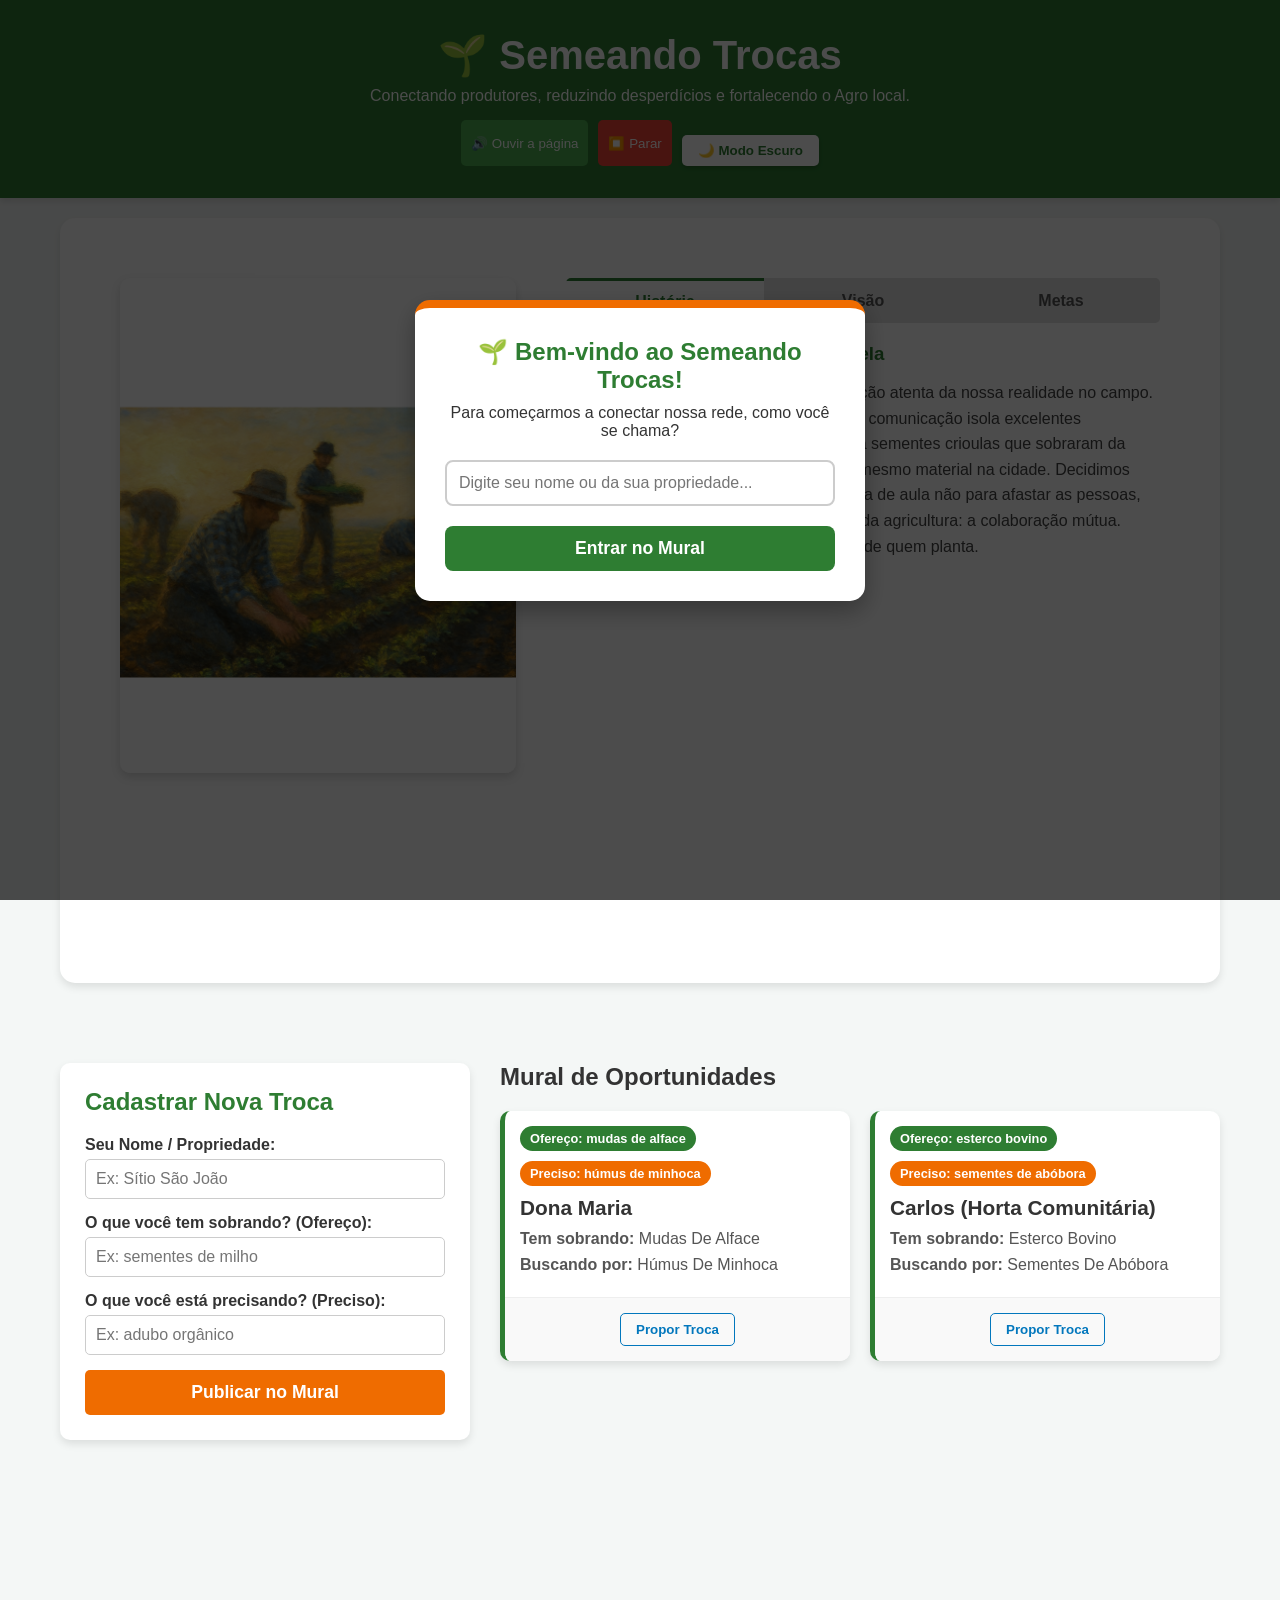
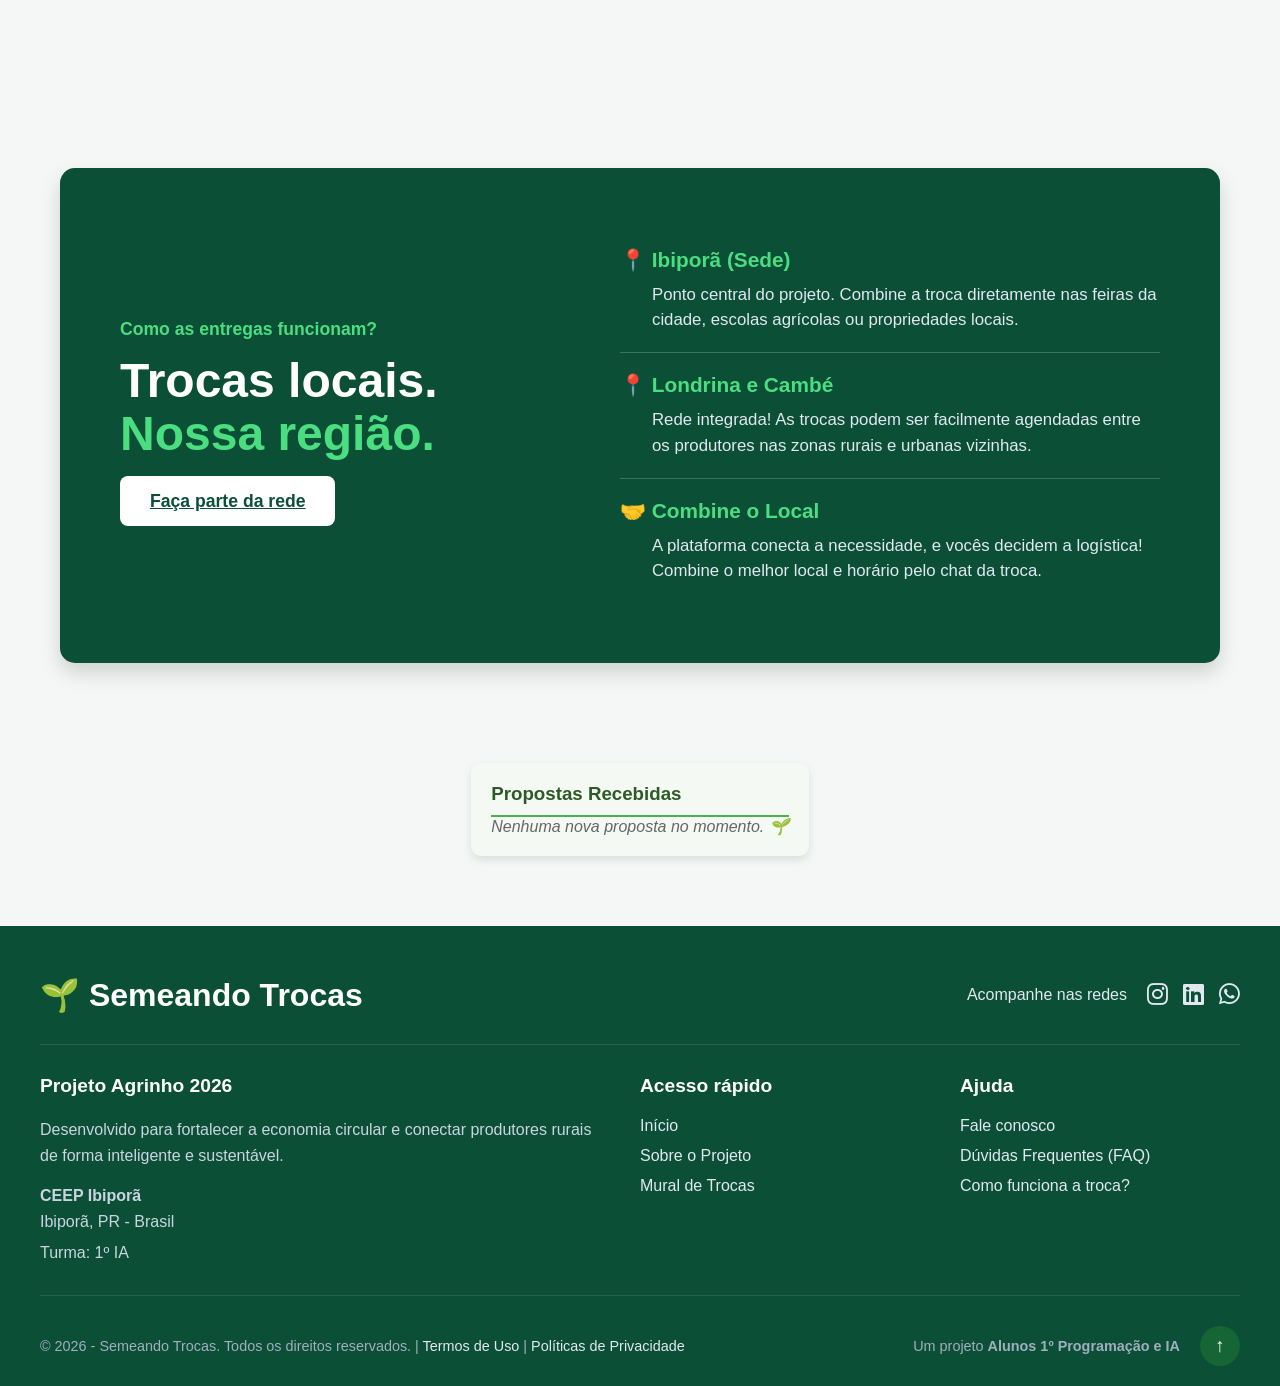
<file: index.html>
<!DOCTYPE html>
<html lang="pt-BR">

<head>
    <meta charset="UTF-8">
    <meta name="viewport" content="width=device-width, initial-scale=1.0">
    <title>Semeando Trocas - Agrinho</title>

    <link rel="stylesheet" href="style.css">
    <link rel="stylesheet" href="https://cdnjs.cloudflare.com/ajax/libs/font-awesome/6.4.0/css/all.min.css">
</head>

<body>

    <div id="modal-boas-vindas" class="modal-overlay">
        <div class="modal-conteudo">
            <h2>🌱 Bem-vindo ao Semeando Trocas!</h2>
            <p>Para começarmos a conectar nossa rede, como você se chama?</p>
            <input type="text" id="input-nome-usuario" placeholder="Digite seu nome ou da sua propriedade...">
            <button id="btn-salvar-nome">Entrar no Mural</button>
        </div>
    </div>

    <div id="modal-alerta" class="modal-overlay">
        <div class="modal-conteudo">
            <h2 id="modal-alerta-titulo">Aviso</h2>
            <p id="modal-alerta-mensagem" style="white-space: pre-line; margin-bottom: 20px;"></p>
            <button id="btn-fechar-alerta">OK, entendi!</button>
        </div>
    </div>

    <header>
        <h1>🌱 Semeando Trocas</h1>
        <p>Conectando produtores, reduzindo desperdícios e fortalecendo o Agro local.</p>

        <!-- AQUI FORAM ADICIONADOS OS BOTÕES DE ACESSIBILIDADE E AGRUPADOS COM O DARK MODE -->
        <div style="display: flex; gap: 10px; justify-content: center; margin-top: 15px; flex-wrap: wrap;">
            <button id="botao-ler" style="background-color: #4CAF50; color: white; border: none; padding: 10px; border-radius: 5px; cursor: pointer;">
                🔊 Ouvir a página
            </button>
            <button id="botao-parar" style="background-color: #f44336; color: white; border: none; padding: 10px; border-radius: 5px; cursor: pointer;">
                ⏹️ Parar
            </button>
            <button id="btn-dark-mode">
                🌙 Modo Escuro
            </button>
        </div>
    </header>

    <!-- AQUI FOI ADICIONADO O ID "conteudo-projeto" PARA O LEITOR SABER O QUE LER -->
    <div class="container" id="conteudo-projeto">

        <section id="sobre" class="area-sobre">
            <div class="sobre-imagem">
                <img src="ASSETS/Caminho na natureza.png" alt="Caminho na natureza">
            </div>

            <div class="sobre-tabs">
                <div class="tabs-header">
                    <button class="tab-btn active" onclick="abrirAba(event, 'historia')">História</button>
                    <button class="tab-btn" onclick="abrirAba(event, 'visao')">Visão</button>
                    <button class="tab-btn" onclick="abrirAba(event, 'metas')">Metas</button>
                </div>

                <div class="tabs-body">
                    <div id="historia" class="tab-content active">
                        <h3>Nossa História: Da Terra para a Tela</h3>
                        <p>O <strong>Semeando Trocas</strong> nasceu da observação atenta da nossa realidade no campo.
                            Percebemos que, muitas vezes, a falta de comunicação isola excelentes produtores. Enquanto
                            um vizinho descarta sementes crioulas que sobraram da safra, outro gasta recursos comprando
                            o mesmo material na cidade. Decidimos usar a tecnologia que aprendemos em sala de aula não
                            para afastar as pessoas, mas para resgatar a tradição mais antiga da agricultura: a
                            colaboração mútua. Somos a ponte digital que valoriza o suor de quem planta.</p>
                    </div>

                    <div id="visao" class="tab-content">
                        <h3>Nossa Visão: O Desperdício Zero</h3>
                        <p>Acreditamos em um ecossistema agrícola onde nada se perde, tudo se transforma e tudo se
                            troca. Nossa visão é consolidar a <strong>Economia Circular</strong> na nossa região,
                            provando que o desenvolvimento sustentável é possível quando unimos o conhecimento técnico à
                            força do agronegócio local. Queremos que a tecnologia seja uma ferramenta acessível na palma
                            da mão de cada pequeno e médio produtor, tornando o campo mais inteligente, unido e
                            ecologicamente responsável.</p>
                    </div>

                    <div id="metas" class="tab-content">
                        <h3>Nossas Metas: Conexão e Impacto</h3>
                        <p>Nosso objetivo é prático e direto: <strong>reduzir o desperdício de insumos e diminuir os
                                custos de produção</strong>. Através deste mural interativo, nossa meta é garantir que:
                        </p>
                        <ul class="lista-metas">
                            <li>Sementes, mudas e adubos excedentes encontrem um novo solo fértil em menos de 24 horas.</li>
                            <li>Produtores locais reduzam gastos trocando o que têm de sobra pelo que precisam.</li>
                            <li>A tecnologia atue como um motor de sustentabilidade e rentabilidade para as famílias do campo.</li>
                        </ul>
                    </div>
                </div>
            </div>
        </section>

        <aside id="cadastro" class="area-cadastro">
            <h2>Cadastrar Nova Troca</h2>
            <form id="form-troca">
                <div class="grupo-form">
                    <label for="nome">Seu Nome / Propriedade:</label>
                    <input type="text" id="nome" required placeholder="Ex: Sítio São João">
                </div>
                <div class="grupo-form">
                    <label for="oferece">O que você tem sobrando? (Ofereço):</label>
                    <input type="text" id="oferece" required placeholder="Ex: sementes de milho">
                </div>
                <div class="grupo-form">
                    <label for="precisa">O que você está precisando? (Preciso):</label>
                    <input type="text" id="precisa" required placeholder="Ex: adubo orgânico">
                </div>
                <button type="submit" class="btn-cadastrar">Publicar no Mural</button>
            </form>
        </aside>

        <section id="mural-trocas" class="area-mural">
            <h2 class="titulo-mural">Mural de Oportunidades</h2>
            <div class="mural-grid" id="mural">
            </div>
        </section>

        <section class="area-regioes">
            <div class="regioes-texto">
                <p class="subtitulo-regiao">Como as entregas funcionam?</p>
                <h2>Trocas locais.<br><span class="destaque-verde">Nossa região.</span></h2>
                <a href="cadastro.html" class="btn-regiao link-botao">Faça parte da rede</a>
            </div>

            <div class="regioes-lista">
                <div class="item-regiao">
                    <h3>📍 Ibiporã (Sede)</h3>
                    <p>Ponto central do projeto. Combine a troca diretamente nas feiras da cidade, escolas agrícolas ou
                        propriedades locais.</p>
                </div>

                <div class="item-regiao">
                    <h3>📍 Londrina e Cambé</h3>
                    <p>Rede integrada! As trocas podem ser facilmente agendadas entre os produtores nas zonas rurais e
                        urbanas vizinhas.</p>
                </div>

                <div class="item-regiao sem-borda">
                    <h3>🤝 Combine o Local</h3>
                    <p>A plataforma conecta a necessidade, e vocês decidem a logística! Combine o melhor local e horário
                        pelo chat da troca.</p>
                </div>
            </div>
        </section>

    </div>

    <footer class="rodape-principal">
        <div class="container-rodape">

            <div class="rodape-topo">
                <div class="rodape-logo">
                    <h2>🌱 Semeando Trocas</h2>
                </div>
                <div class="rodape-redes">
                    <span>Acompanhe nas redes</span>
                    <div class="icones-redes">
                        <a href="#" title="Instagram"><i class="fa-brands fa-instagram"></i></a>
                        <a href="#" title="LinkedIn"><i class="fa-brands fa-linkedin"></i></a>
                        <a href="#" title="WhatsApp"><i class="fa-brands fa-whatsapp"></i></a>
                    </div>
                </div>
            </div>

            <hr class="divisor-rodape">

            <div class="rodape-meio">
                <div class="rodape-coluna info-projeto">
                    <h3>Projeto Agrinho 2026</h3>
                    <p>Desenvolvido para fortalecer a economia circular e conectar produtores rurais de forma
                        inteligente e sustentável.</p>
                    <p class="espaco-medio"><strong>CEEP Ibiporã</strong><br>Ibiporã, PR - Brasil</p>
                    <p class="espaco-pequeno">Turma: 1º IA</p>
                </div>

                <div class="rodape-coluna links-rapidos">
                    <h3>Acesso rápido</h3>
                    <ul>
                        <li><a href="index.html">Início</a></li>
                        <li><a href="index.html#sobre">Sobre o Projeto</a></li>
                        <li><a href="index.html#mural-trocas">Mural de Trocas</a></li>
                    </ul>
                </div>

                <div class="rodape-coluna links-ajuda">
                    <h3>Ajuda</h3>
                    <ul>
                        <li><a href="ajuda.html#fale-conosco">Fale conosco</a></li>
                        <li><a href="ajuda.html#faq">Dúvidas Frequentes (FAQ)</a></li>
                        <li><a href="ajuda.html#como-funciona">Como funciona a troca?</a></li>
                    </ul>
                </div>
            </div>

            <hr class="divisor-rodape">

            <div class="rodape-base">
                <div class="rodape-copy">
                    <p>© 2026 - Semeando Trocas. Todos os direitos reservados. | <a href="#">Termos de Uso</a> | <a href="#">Políticas de Privacidade</a></p>
                </div>
                <div class="rodape-marca">
                    <span class="texto-credito">Um projeto <strong>Alunos 1º Programação e IA</strong></span>
                    <button id="btn-voltar-topo" class="btn-voltar-topo" title="Voltar ao topo">↑</button>
                </div>
            </div>

        </div>
    </footer>

    <script src="script.js"></script>
</body>

</html>
</file>
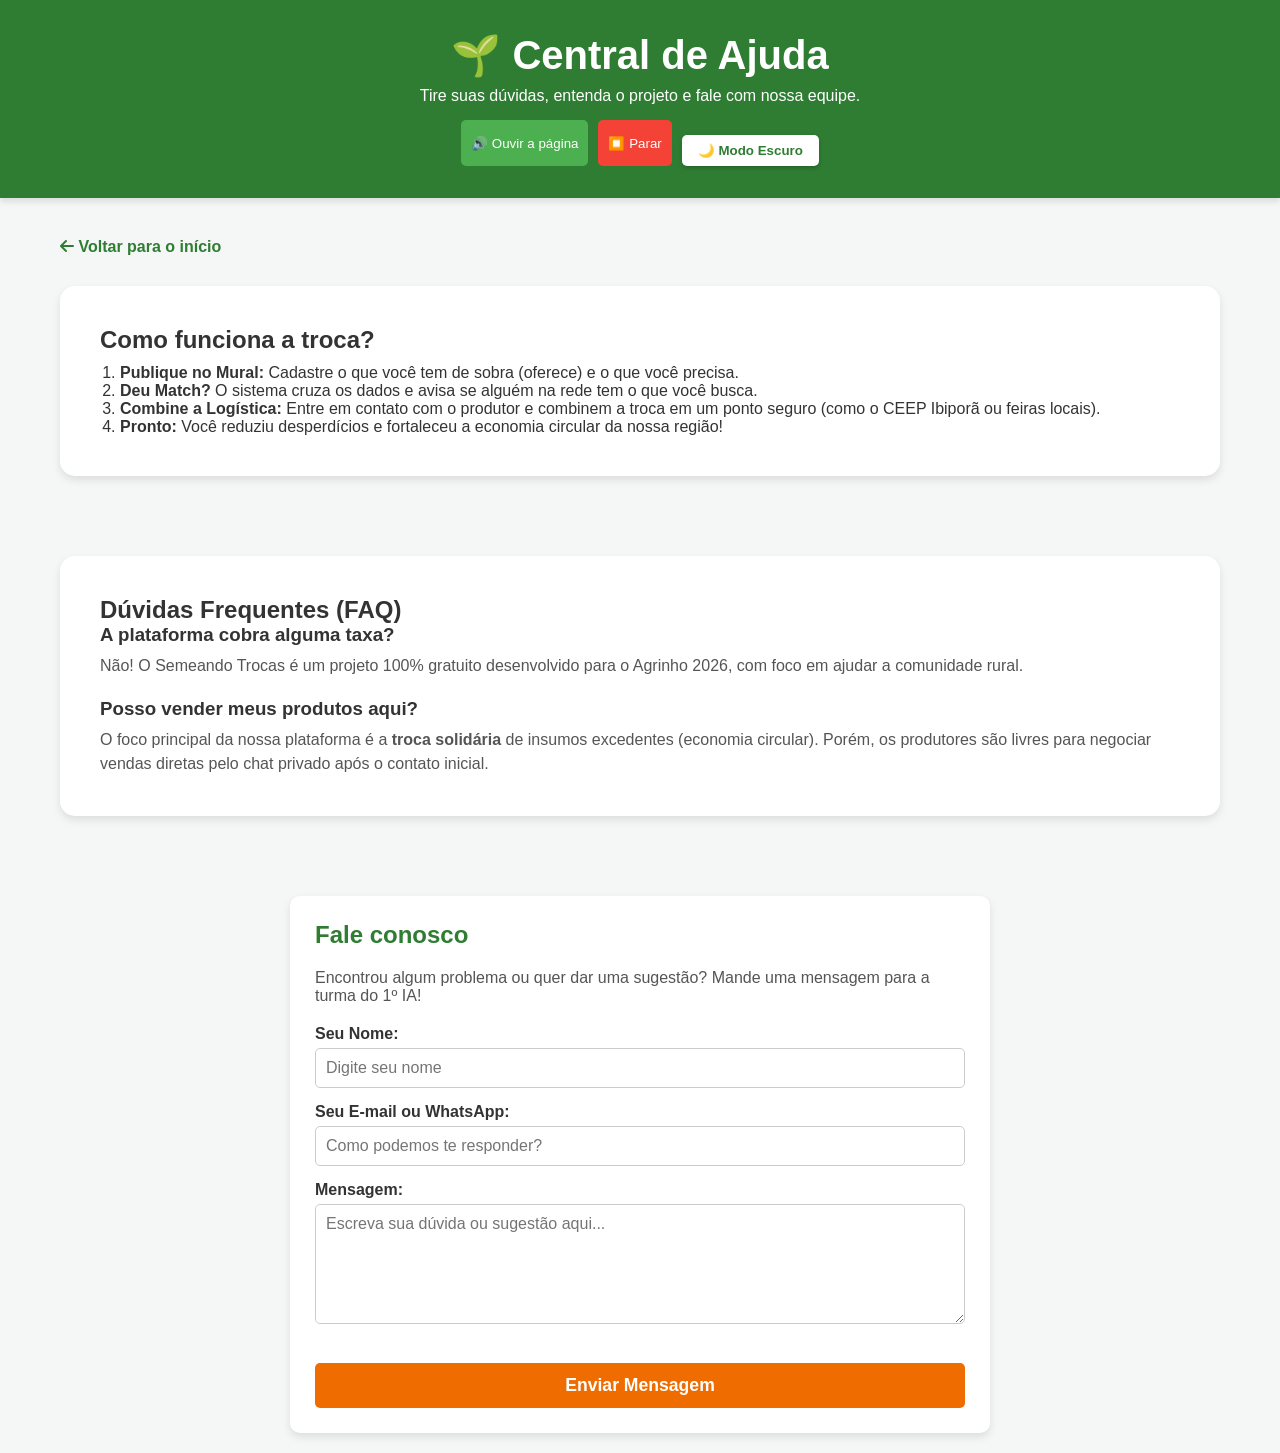
<file: ajuda.html>
<!DOCTYPE html>
<html lang="pt-BR">
 
<head>
    <meta charset="UTF-8">
    <meta name="viewport" content="width=device-width, initial-scale=1.0">
    <title>Ajuda - Semeando Trocas</title>
 
    <link rel="stylesheet" href="style.css">
    <link rel="stylesheet" href="https://cdnjs.cloudflare.com/ajax/libs/font-awesome/6.4.0/css/all.min.css">
</head>
 
<body>
 
    <header>
        <h1>🌱 Central de Ajuda</h1>
        <p>Tire suas dúvidas, entenda o projeto e fale com nossa equipe.</p>
        
        <!-- BOTÕES ADICIONADOS AQUI NO CABEÇALHO -->
        <div style="display: flex; gap: 10px; justify-content: center; margin-top: 15px; flex-wrap: wrap;">
            <button id="botao-ler" style="background-color: #4CAF50; color: white; border: none; padding: 10px; border-radius: 5px; cursor: pointer;">
                🔊 Ouvir a página
            </button>
            <button id="botao-parar" style="background-color: #f44336; color: white; border: none; padding: 10px; border-radius: 5px; cursor: pointer;">
                ⏹️ Parar
            </button>
            <button id="btn-dark-mode">🌙 Modo Escuro</button>
        </div>
    </header>
 
    <!-- ID 'conteudo-projeto' ADICIONADO AQUI PARA O LEITOR FOCAR NO CONTEÚDO PRINCIPAL -->
    <div id="conteudo-projeto" class="container container-ajuda">
 
        <div class="voltar-container">
            <a href="index.html" class="link-voltar"><i class="fa-solid fa-arrow-left"></i> Voltar para o início</a>
        </div>
 
        <section id="como-funciona" class="area-sobre area-ajuda">
            <div class="texto-ajuda">
                <h2>Como funciona a troca?</h2>
                <ol class="lista-metas">
                    <li><strong>Publique no Mural:</strong> Cadastre o que você tem de sobra (oferece) e o que você precisa.</li>
                    <li><strong>Deu Match?</strong> O sistema cruza os dados e avisa se alguém na rede tem o que você busca.</li>
                    <li><strong>Combine a Logística:</strong> Entre em contato com o produtor e combinem a troca em um ponto seguro (como o CEEP Ibiporã ou feiras locais).</li>
                    <li><strong>Pronto:</strong> Você reduziu desperdícios e fortaleceu a economia circular da nossa região!</li>
                </ol>
            </div>
        </section>
 
        <section id="faq" class="area-sobre area-ajuda">
            <div class="texto-ajuda">
                <h2>Dúvidas Frequentes (FAQ)</h2>
 
                <div class="pergunta-faq">
                    <h3>A plataforma cobra alguma taxa?</h3>
                    <p>Não! O Semeando Trocas é um projeto 100% gratuito desenvolvido para o Agrinho 2026, com foco em ajudar a comunidade rural.</p>
                </div>
 
                <div class="pergunta-faq espacamento-faq">
                    <h3>Posso vender meus produtos aqui?</h3>
                    <p>O foco principal da nossa plataforma é a <strong>troca solidária</strong> de insumos excedentes (economia circular). Porém, os produtores são livres para negociar vendas diretas pelo chat privado após o contato inicial.</p>
                </div>
            </div>
        </section>
 
        <section id="fale-conosco" class="area-cadastro area-cadastro-pagina sec-fale-conosco">
            <h2>Fale conosco</h2>
            <p class="subtitulo-fale-conosco">Encontrou algum problema ou quer dar uma sugestão? Mande uma mensagem para a turma do 1º IA!</p>
 
            <form id="form-contato" action="index.html" method="GET">
                <div class="grupo-form">
                    <label for="nome-contato">Seu Nome:</label>
                    <input type="text" id="nome-contato" required placeholder="Digite seu nome">
                </div>
                <div class="grupo-form">
                    <label for="email-contato">Seu E-mail ou WhatsApp:</label>
                    <input type="text" id="email-contato" required placeholder="Como podemos te responder?">
                </div>
                <div class="grupo-form">
                    <label for="mensagem">Mensagem:</label>
                    <textarea id="mensagem" class="campo-mensagem" required placeholder="Escreva sua dúvida ou sugestão aqui..."></textarea>
                </div>
                <button type="submit" class="btn-cadastrar mt-20">Enviar Mensagem</button>
            </form>
        </section>
 
    </div>
 
    <script src="script.js"></script>
</body>
 
</html>
</file>
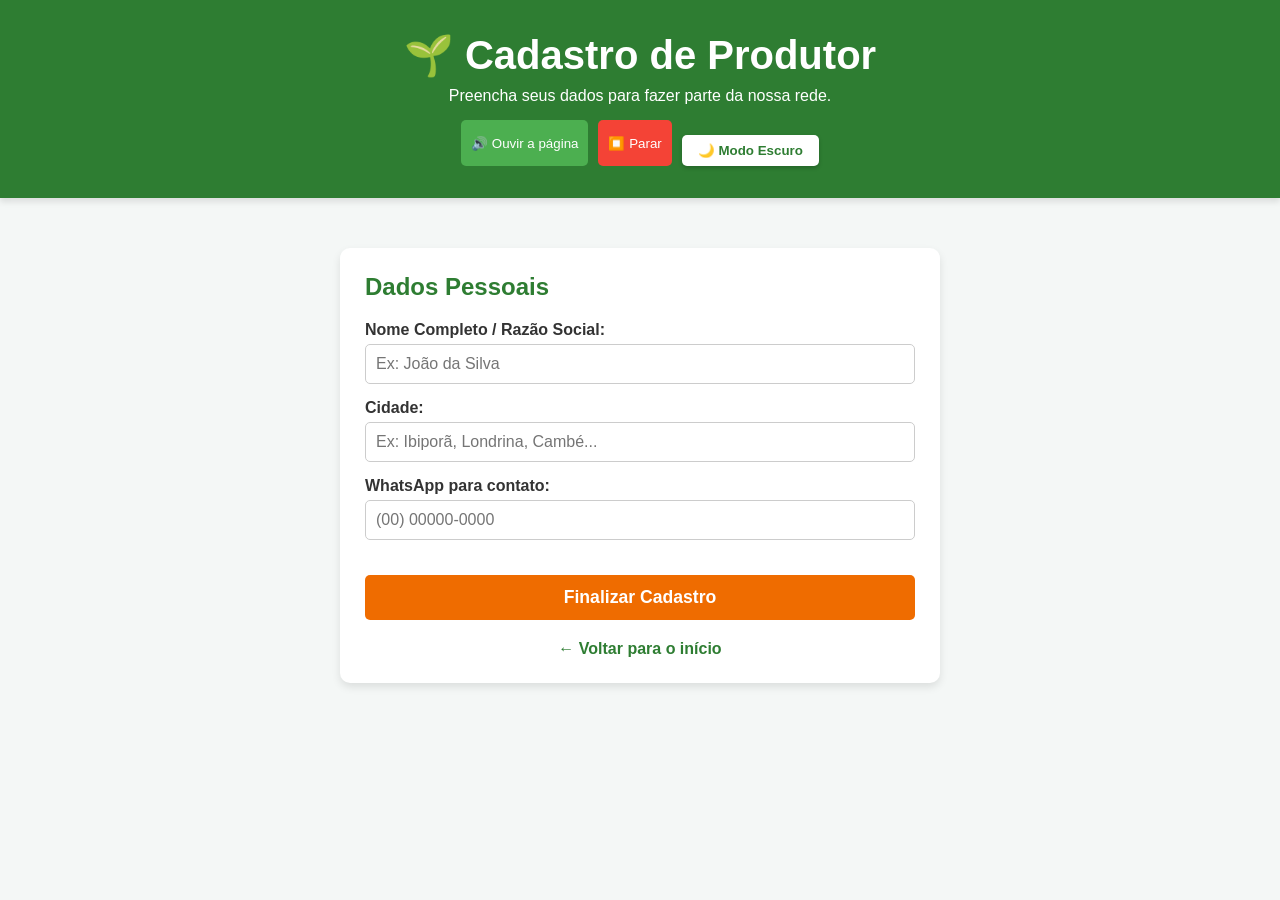
<file: cadastro.html>
<!DOCTYPE html>
<html lang="pt-BR">

<head>
    <meta charset="UTF-8">
    <meta name="viewport" content="width=device-width, initial-scale=1.0">
    <title>Cadastro - Semeando Trocas</title>
    <link rel="stylesheet" href="style.css">
</head>

<body>

    <header>
        <h1>🌱 Cadastro de Produtor</h1>
        <p>Preencha seus dados para fazer parte da nossa rede.</p>
        
        <!-- BOTÕES DE ACESSIBILIDADE ADICIONADOS AQUI -->
        <div style="display: flex; gap: 10px; justify-content: center; margin-top: 15px; flex-wrap: wrap;">
            <button id="botao-ler" style="background-color: #4CAF50; color: white; border: none; padding: 10px; border-radius: 5px; cursor: pointer;">
                🔊 Ouvir a página
            </button>
            <button id="botao-parar" style="background-color: #f44336; color: white; border: none; padding: 10px; border-radius: 5px; cursor: pointer;">
                ⏹️ Parar
            </button>
            <button id="btn-dark-mode">🌙 Modo Escuro</button>
        </div>
    </header>

    <!-- ID 'conteudo-projeto' ADICIONADO AQUI -->
    <div id="conteudo-projeto" class="container container-cadastro">

        <aside class="area-cadastro area-cadastro-pagina">
            <h2>Dados Pessoais</h2>
            <form id="form-dados-pessoais">
                <div class="grupo-form">
                    <label for="nome-completo">Nome Completo / Razão Social:</label>
                    <input type="text" id="nome-completo" required placeholder="Ex: João da Silva">
                </div>

                <div class="grupo-form">
                    <label for="cidade">Cidade:</label>
                    <input type="text" id="cidade" required placeholder="Ex: Ibiporã, Londrina, Cambé...">
                </div>

                <div class="grupo-form">
                    <label for="telefone">WhatsApp para contato:</label>
                    <input type="tel" id="telefone" required placeholder="(00) 00000-0000">
                </div>

                <button type="submit" class="btn-cadastrar mt-20">Finalizar Cadastro</button>
            </form>

            <div class="voltar-container">
                <a href="index.html" class="link-voltar">← Voltar para o início</a>
            </div>
        </aside>

    </div>

   <script src="script.js"></script>
</body>

</html>
</file>
<file: style.css>
/* ============================================================
   SEMEANDO TROCAS — Folha de Estilos Principal
   Projeto: Agrinho 2026
   Turma: 1º IA — CEEP Ibiporã
   Descrição: Estilos globais compartilhados entre index.html,
              cadastro.html e ajuda.html
   ============================================================ */


/* ============================================================
   1. RESET E BASE
   Zera margens e paddings padrão do navegador, define a fonte
   global e comportamentos base do documento.
   ============================================================ */
* {
    margin: 0;
    padding: 0;
    box-sizing: border-box;
    font-family: 'Segoe UI', Tahoma, Geneva, Verdana, sans-serif;
}

html {
    scroll-behavior: smooth; /* Rolagem suave ao clicar em links âncora */
}

body {
    background-color: #f4f7f6;
    color: #333;
    transition: background-color 0.3s, color 0.3s; /* Suaviza a transição para o modo escuro */
}

/* Cabeçalho principal presente em todas as páginas */
header {
    background-color: #2e7d32;
    color: white;
    text-align: center;
    padding: 2rem 1rem;
    box-shadow: 0 4px 6px rgba(0,0,0,0.1);
}

header h1 {
    font-size: 2.5rem;
    margin-bottom: 0.5rem;
}

/* Container flexível que centraliza e limita a largura do conteúdo */
.container {
    display: flex;
    flex-wrap: wrap;
    max-width: 1200px;
    margin: 20px auto;
    padding: 0 20px;
    gap: 30px;
}


/* ============================================================
   2. CLASSES AUXILIARES E ELEMENTOS GERAIS
   Utilitários reutilizáveis em múltiplas seções e páginas.
   ============================================================ */

/* Botão de alternância entre modo claro e escuro */
#btn-dark-mode {
    margin-top: 15px;
    padding: 8px 16px;
    border-radius: 5px;
    cursor: pointer;
    border: none;
    font-weight: bold;
    background-color: #ffffff;
    color: #2e7d32;
    box-shadow: 0 2px 4px rgba(0,0,0,0.2);
    transition: background 0.3s;
}

#btn-dark-mode:hover {
    background-color: #e8f5e9;
}

/* Lista numerada usada na seção "Como Funciona" */
.lista-metas {
    margin-top: 10px;
    padding-left: 20px;
}

/* Utilitários de espaçamento para o rodapé (evitam estilos inline) */
.espaco-medio  { margin-top: 15px; }
.espaco-pequeno { margin-top: 5px; }

/* Texto de crédito em tom discreto */
.texto-credito {
    font-size: 0.9rem;
    color: #a0aec0;
}


/* ============================================================
   3. SEÇÃO: SOBRE O PROJETO (ABAS / TABS)
   Layout de duas colunas com imagem e abas de conteúdo
   usado na página inicial (index.html).
   ============================================================ */
.area-sobre {
    display: flex;
    width: 100%;
    gap: 50px;
    background: white;
    padding: 60px;
    border-radius: 15px;
    box-shadow: 0 4px 8px rgba(0,0,0,0.1);
    margin-bottom: 50px;
    align-items: stretch;
    min-height: 85vh;
}

/* Coluna da imagem ilustrativa */
.sobre-imagem { flex: 1; }

.sobre-imagem img {
    width: 100%;
    border-radius: 10px;
    object-fit: cover;
    height: 55vh;
    box-shadow: 0 4px 10px rgba(0,0,0,0.15);
}

/* Coluna com as abas de informação */
.sobre-tabs { flex: 1.5; }

/* Barra de navegação das abas */
.tabs-header {
    display: flex;
    background: #e0e0e0;
    border-radius: 5px;
    overflow: hidden;
    margin-bottom: 20px;
}

.tab-btn {
    flex: 1;
    padding: 12px;
    border: none;
    background: transparent;
    cursor: pointer;
    font-weight: bold;
    color: #555;
    font-size: 1rem;
    transition: all 0.3s ease;
}

.tab-btn:hover { background: #d5d5d5; }

/* Aba ativa recebe destaque com borda superior verde */
.tab-btn.active {
    background: white;
    color: #2e7d32;
    border-top: 3px solid #2e7d32;
}

.tabs-body {
    min-height: 250px;
    display: flex;
    flex-direction: column;
}

/* Painéis de conteúdo das abas — ocultos por padrão */
.tab-content {
    display: none;
    animation: fadeIn 0.4s ease-in-out;
}

.tab-content h3      { color: #2e7d32; margin-bottom: 15px; }
.tab-content p,
.tab-content ul      { line-height: 1.6; color: #444; }

/* Painel visível quando a aba está ativa */
.tab-content.active  { display: block; }

/* Animação de entrada suave para os painéis */
@keyframes fadeIn {
    from { opacity: 0; transform: translateY(5px); }
    to   { opacity: 1; transform: translateY(0); }
}


/* ============================================================
   4. SEÇÃO: LOGÍSTICA E REGIÕES ATENDIDAS
   Bloco verde escuro com lista de regiões, usado em index.html.
   ============================================================ */
.area-regioes {
    display: flex;
    width: 100%;
    background-color: #0b4f36;
    color: white;
    padding: 60px;
    border-radius: 15px;
    box-shadow: 0 10px 20px rgba(0,0,0,0.15);
    margin-bottom: 50px;
    gap: 50px;
    align-items: center;
}

/* Coluna de texto com título e botão de ação */
.regioes-texto { flex: 1; }

.subtitulo-regiao {
    color: #4ade80;
    font-weight: bold;
    margin-bottom: 15px;
    font-size: 1.1rem;
}

.regioes-texto h2 {
    font-size: 3rem;
    line-height: 1.1;
    margin-bottom: 30px;
}

/* Palavras em verde claro para destaque visual */
.destaque-verde { color: #4ade80; }

/* Botão de chamada para ação na seção de regiões */
.btn-regiao {
    background-color: white;
    color: #0b4f36;
    padding: 15px 30px;
    border: none;
    border-radius: 8px;
    font-size: 1.1rem;
    font-weight: bold;
    cursor: pointer;
    transition: background 0.3s, transform 0.2s;
}

.btn-regiao:hover {
    background-color: #e0e0e0;
    transform: scale(1.05);
}

/* Coluna com a lista de regiões */
.regioes-lista {
    flex: 1.2;
    display: flex;
    flex-direction: column;
}

/* Cada item de região separado por linha divisória */
.item-regiao {
    padding: 20px 0;
    border-bottom: 1px solid rgba(255, 255, 255, 0.2);
}

/* Remove a linha do último item da lista (evita estilo inline) */
.item-regiao.sem-borda { border-bottom: none; }

.item-regiao h3 {
    color: #4ade80;
    font-size: 1.3rem;
    margin-bottom: 10px;
    display: flex;
    align-items: center;
    gap: 10px;
}

.item-regiao p {
    color: #e2e8f0;
    line-height: 1.5;
    font-size: 1.05rem;
    padding-left: 32px; /* Alinha o texto com o título após o ícone */
}


/* ============================================================
   5. ÁREA DE CADASTRO RÁPIDO E MURAL DE TROCAS
   Sidebar de cadastro e grid de cards usado em index.html.
   ============================================================ */

/* Card lateral de cadastro rápido */
.area-cadastro {
    flex: 1;
    min-width: 300px;
    background: white;
    padding: 25px;
    border-radius: 10px;
    box-shadow: 0 4px 8px rgba(0,0,0,0.1);
    height: fit-content;
}

.area-cadastro h2 {
    margin-bottom: 20px;
    color: #2e7d32;
}

/* Grupo de campo: label + input empilhados */
.grupo-form          { margin-bottom: 15px; }
.grupo-form label    { display: block; margin-bottom: 5px; font-weight: bold; }
.grupo-form input    { width: 100%; padding: 10px; border: 1px solid #ccc; border-radius: 5px; font-size: 1rem; }

/* Botão de envio de formulários (cadastro e contato) */
.btn-cadastrar {
    width: 100%;
    padding: 12px;
    background-color: #ef6c00;
    color: white;
    border: none;
    border-radius: 5px;
    font-size: 1.1rem;
    font-weight: bold;
    cursor: pointer;
    transition: background 0.3s;
}

.btn-cadastrar:hover { background-color: #e65100; }

/* Área principal do mural de trocas */
.area-mural {
    flex: 2;
    min-width: 300px;
    min-height: 75vh;
}

.titulo-mural {
    margin-bottom: 20px;
    color: #333;
}

/* Grade responsiva de cards de troca */
.mural-grid {
    display: grid;
    grid-template-columns: repeat(auto-fit, minmax(280px, 1fr));
    gap: 20px;
}

/* Card individual de oferta/necessidade */
.card {
    background: white;
    border-radius: 10px;
    box-shadow: 0 4px 8px rgba(0,0,0,0.1);
    overflow: hidden;
    display: flex;
    flex-direction: column;
    border-left: 5px solid #2e7d32; /* Destaque lateral verde */
}

.card-header { padding: 15px 15px 0 15px; }

/* Etiquetas coloridas que indicam o tipo da oferta */
.badge {
    padding: 5px 10px;
    color: white;
    font-size: 0.8rem;
    font-weight: bold;
    border-radius: 15px;
    display: inline-block;
    margin-right: 5px;
    margin-bottom: 10px;
}

.badge.oferece { background-color: #2e7d32; } /* Verde: produtor tem disponível */
.badge.precisa { background-color: #ef6c00; } /* Laranja: produtor está buscando */

.card-body {
    padding: 0 15px 15px 15px;
    flex-grow: 1;
}

.card-body h3  { margin-bottom: 10px; font-size: 1.3rem; }
.card-body p   { margin-bottom: 8px; color: #555; }

/* Rodapé do card com botão de ação */
.card-footer {
    padding: 15px;
    background-color: #f9f9f9;
    border-top: 1px solid #eee;
    text-align: center;
}

/* Botão para iniciar uma proposta de troca */
.btn-trocar {
    background-color: transparent;
    color: #0277bd;
    border: 1px solid #0277bd;
    padding: 8px 15px;
    border-radius: 5px;
    cursor: pointer;
    font-weight: bold;
    transition: all 0.3s;
}

.btn-trocar:hover {
    background-color: #0277bd;
    color: white;
}


/* ============================================================
   6. MODAL DE BOAS-VINDAS
   Pop-up exibido na primeira visita do usuário para
   capturar o nome e personalizar a experiência.
   ============================================================ */
.modal-overlay {
    position: fixed;
    top: 0; left: 0; width: 100%; height: 100%;
    background-color: rgba(0, 0, 0, 0.7);
    display: flex;
    justify-content: center;
    align-items: center;
    z-index: 1000;
    opacity: 0;
    visibility: hidden;
    transition: opacity 0.4s ease;
}

/* Classe adicionada via JS para exibir o modal */
.modal-overlay.mostrar {
    opacity: 1;
    visibility: visible;
}

.modal-conteudo {
    background: white;
    padding: 30px;
    border-radius: 15px;
    text-align: center;
    max-width: 450px;
    width: 90%;
    box-shadow: 0 10px 25px rgba(0,0,0,0.3);
    border-top: 8px solid #ef6c00;
    transform: translateY(-20px);
    transition: transform 0.4s ease;
}

/* Animação de descida ao abrir o modal */
.modal-overlay.mostrar .modal-conteudo { transform: translateY(0); }

.modal-conteudo h2     { color: #2e7d32; margin-bottom: 10px; }
.modal-conteudo input  { width: 100%; padding: 12px; margin: 20px 0; border: 2px solid #ccc; border-radius: 8px; font-size: 1rem; }
.modal-conteudo button { background-color: #2e7d32; color: white; border: none; padding: 12px 25px; border-radius: 8px; font-size: 1.1rem; cursor: pointer; font-weight: bold; width: 100%; transition: background 0.3s; }
.modal-conteudo button:hover { background-color: #1b5e20; }


/* ============================================================
   7. RODAPÉ PRINCIPAL
   Rodapé completo com logo, links de navegação, redes sociais
   e créditos do projeto.
   ============================================================ */
.rodape-principal {
    background-color: #0b4f36;
    color: #e2e8f0;
    padding: 50px 20px 20px 20px;
    margin-top: 50px;
}

.container-rodape {
    max-width: 1200px;
    margin: 0 auto;
}

.rodape-principal a            { color: #e2e8f0; text-decoration: none; transition: color 0.3s; }
.rodape-principal a:hover      { color: #4ade80; }

/* Linha superior: logo + ícones de redes sociais */
.rodape-topo {
    display: flex;
    justify-content: space-between;
    align-items: center;
    margin-bottom: 30px;
}

.rodape-logo h2  { color: white; font-size: 2rem; }
.rodape-redes    { display: flex; align-items: center; gap: 20px; }
.icones-redes    { display: flex; gap: 15px; font-size: 1.5rem; }

/* Linha divisória sutil entre as seções do rodapé */
.divisor-rodape  { border: none; border-top: 1px solid rgba(255, 255, 255, 0.1); margin: 30px 0; }

/* Linha intermediária: informações do projeto e links rápidos */
.rodape-meio {
    display: flex;
    justify-content: space-between;
    flex-wrap: wrap;
    gap: 40px;
}

.rodape-coluna h3   { color: white; margin-bottom: 20px; font-size: 1.2rem; }
.info-projeto       { flex: 2; min-width: 300px; }
.info-projeto p     { line-height: 1.6; color: #cbd5e1; }
.links-rapidos,
.links-ajuda        { flex: 1; min-width: 150px; }
.rodape-coluna ul   { list-style: none; padding: 0; }
.rodape-coluna ul li { margin-bottom: 12px; }

/* Linha inferior: copyright e botão voltar ao topo */
.rodape-base {
    display: flex;
    justify-content: space-between;
    align-items: center;
    flex-wrap: wrap;
    gap: 20px;
    font-size: 0.9rem;
    color: #a0aec0;
}

.rodape-marca { display: flex; align-items: center; gap: 20px; }

/* Botão circular para rolar de volta ao topo da página */
.btn-voltar-topo {
    background-color: #166534;
    color: white;
    border: none;
    width: 40px;
    height: 40px;
    border-radius: 50%;
    font-size: 1.2rem;
    cursor: pointer;
    transition: background 0.3s, transform 0.2s;
    display: flex;
    justify-content: center;
    align-items: center;
}

.btn-voltar-topo:hover {
    background-color: #4ade80;
    color: #0b4f36;
    transform: translateY(-3px);
}


/* ============================================================
   8. MODO ESCURO (DARK MODE)
   Sobrescreve cores base quando a classe .dark-mode é aplicada
   ao <body> via JavaScript.
   ============================================================ */
body.dark-mode {
    background-color: #121212;
    color: #e0e0e0;
}

/* Superfícies de cards e seções no modo escuro */
body.dark-mode .card,
body.dark-mode .area-cadastro,
body.dark-mode .area-sobre {
    background: #1e1e1e;
    color: #e0e0e0;
    box-shadow: 0 4px 8px rgba(255,255,255,0.05);
}

/* Títulos em verde claro para manter contraste */
body.dark-mode h2,
body.dark-mode .card-body h3,
body.dark-mode .titulo-mural,
body.dark-mode .tab-content h3 { color: #81c784; }

/* Textos secundários em tom suave */
body.dark-mode .card-body p,
body.dark-mode .tab-content p,
body.dark-mode .tab-content ul  { color: #bbb; }

/* Rodapé dos cards no modo escuro */
body.dark-mode .card-footer      { background-color: #2c2c2c; border-top: 1px solid #444; }

/* Modal adaptado ao modo escuro */
body.dark-mode .modal-conteudo   { background: #1e1e1e; color: #e0e0e0; border-color: #444; }

/* Campos de formulário com fundo escuro */
body.dark-mode input             { background-color: #333; color: white; border: 1px solid #555; }
body.dark-mode textarea          { background-color: #333; color: white; border: 1px solid #555; }

/* Abas adaptadas ao modo escuro */
body.dark-mode .tabs-header      { background: #333; }
body.dark-mode .tab-btn          { color: #aaa; }
body.dark-mode .tab-btn:hover    { background: #444; }
body.dark-mode .tab-btn.active   { background: #1e1e1e; color: #81c784; border-top-color: #81c784; }

/* Botão de alternância de tema no modo escuro */
body.dark-mode #btn-dark-mode       { background-color: #1e1e1e; color: #81c784; border: 1px solid #444; }
body.dark-mode #btn-dark-mode:hover { background-color: #333; }

/* Links de voltar adaptados ao modo escuro */
body.dark-mode .link-voltar         { color: #81c784; }
body.dark-mode .link-voltar:hover   { color: #a5d6a7; }

/* Parágrafos do FAQ adaptados ao modo escuro */
body.dark-mode .pergunta-faq p      { color: #bbb; }


/* ============================================================
   9. RESPONSIVIDADE
   Ajustes de layout para telas menores que 768px (mobile).
   ============================================================ */
@media (max-width: 768px) {
    /* Empilha os elementos do container verticalmente */
    .container { flex-direction: column; }
    .area-cadastro, .area-mural, .area-sobre { width: 100%; }

    /* Seção "Sobre" vira coluna única no mobile */
    .area-sobre {
        flex-direction: column;
        min-height: auto;
        padding: 30px;
    }

    .sobre-imagem img { height: auto; }
    header h1         { font-size: 2rem; }

   /* Seção de regiões no mobile */
    .area-regioes {
        display: flex;
        flex-direction: column; /* FORÇA O EMPILHAMENTO NO CELULAR */
        width: 100%;
        background-color: #0b4f36;
        color: white;
        padding: 30px; /* Reduzido de 60px para não comer muita tela no celular */
        border-radius: 15px;
        box-shadow: 0 10px 20px rgba(0,0,0,0.15);
        margin-top: 10vh;
        margin-bottom: 50px;
        gap: 30px; /* Reduzido de 50px para 30px para ficar mais harmonioso */
        align-items: flex-start; /* Alinha o texto à esquerda em vez do centro */
    }

    .regioes-texto h2         { font-size: 2.2rem; }
    .item-regiao p            { padding-left: 0; }
    .item-regiao h3           { justify-content: center; }

    /* Rodapé empilhado em coluna única no mobile */
    .rodape-topo,
    .rodape-meio,
    .rodape-base              { flex-direction: column; text-align: center; gap: 20px; }
}


/* ============================================================
   ANCORAGEM DE SEÇÕES
   Garante que o conteúdo não fique oculto pelo header fixo
   ao navegar por links âncora internos.
   ============================================================ */
#sobre,
#mural-trocas                { scroll-margin-top: 60px; }

#como-funciona,
#faq,
#fale-conosco                { scroll-margin-top: 40px; }


/* ============================================================
   10. PÁGINA DE CADASTRO (cadastro.html)
   Sobrescreve o layout padrão do container para centralizar
   o formulário de cadastro de produtor.
   ============================================================ */

/* Container centralizado da página de cadastro */
.container-cadastro {
    justify-content: center;
    margin-top: 50px;
    min-height: 50vh;
}

/* Formulário com largura máxima definida, sem crescimento flex */
.area-cadastro-pagina {
    flex: none;
    width: 100%;
    max-width: 600px;
}

/* Utilitário de margem superior de 20px */
.mt-20 { margin-top: 20px; }

/* Container do link de voltar, centralizado */
.voltar-container {
    text-align: center;
    margin-top: 20px;
}

/* Link de retorno à página anterior */
.link-voltar {
    color: #2e7d32;
    font-weight: bold;
    text-decoration: none;
    transition: color 0.3s;
}

.link-voltar:hover {
    color: #1b5e20;
    text-decoration: underline;
}


/* ============================================================
   11. PÁGINA DE AJUDA (ajuda.html)
   Ajustes específicos para a central de ajuda: FAQ,
   como funciona e formulário de contato.
   ============================================================ */

/* Remove a altura mínima grande herdada de .area-sobre */
.area-ajuda {
    min-height: auto;
    padding: 40px;
}

/* Texto da ajuda ocupa toda a largura disponível */
.texto-ajuda { width: 100%; }

/* Espaçamento interno das perguntas do FAQ */
.pergunta-faq h3 { margin-bottom: 8px; }
.pergunta-faq p  { color: #555; line-height: 1.5; }

/* Espaçamento extra entre perguntas do FAQ */
.espacamento-faq { margin-top: 20px; }

/* Subtítulo da seção Fale Conosco */
.subtitulo-fale-conosco {
    color: #555;
    margin-bottom: 20px;
}

/* Seção Fale Conosco com largura total */
.sec-fale-conosco {
    width: 100%;
    max-width: 700px;
    margin: 0 auto;
}

/* Estilo do textarea do formulário de contato */
.campo-mensagem {
    width: 100%;
    padding: 10px;
    border: 1px solid #ccc;
    border-radius: 5px;
    font-size: 1rem;
    min-height: 120px;
    resize: vertical;
    font-family: inherit;
}


/* ============================================================
   12. STATUS: EM NEGOCIAÇÃO
   Estilo do botão quando uma troca já está em andamento,
   bloqueando novas propostas para aquele item.
   ============================================================ */

/* Botão desabilitado — indica troca em negociação */
.btn-negociacao {
    background-color: #f59e0b;
    color: white;
    border-color: #f59e0b;
    cursor: not-allowed;
    opacity: 0.9;
}

.btn-negociacao:hover {
    background-color: #f59e0b;
    color: white;
    transform: none; /* Remove o efeito hover padrão */
}


/* ============================================================
   13. SISTEMA DE NOTIFICAÇÕES E PROPOSTAS
   Estilos do painel de notificações e botões de ação
   para aceitar, recusar ou cancelar propostas de troca.
   ============================================================ */

/* Botão exibido no card quando a proposta já foi enviada */
.btn-em-analise {
    background-color: #f39c12;
    color: white;
    border: none;
    padding: 8px 12px;
    border-radius: 5px;
    cursor: default;
    font-weight: bold;
}

/* Botão para cancelar uma proposta já enviada */
.btn-cancelar {
    background-color: #e74c3c;
    color: white;
    border: none;
    padding: 8px 12px;
    border-radius: 5px;
    cursor: pointer;
    margin-left: 5px;
    font-weight: bold;
    transition: background 0.3s;
}

.btn-cancelar:hover { background-color: #c0392b; }

/* Painel central de notificações recebidas */
#painel-notificacoes {
    margin: 20px auto;
    max-width: 800px;
    padding: 20px;
    background-color: #f4f9f4;
    border-radius: 10px;
    box-shadow: 0 4px 8px rgba(0,0,0,0.1);
}

/* Título do painel com linha divisória verde */
.titulo-notificacao {
    color: #2d5a27;
    border-bottom: 2px solid #4CAF50;
    padding-bottom: 10px;
    margin-top: 0;
}

/* Texto exibido quando não há notificações */
.notificacao-vazia {
    color: #666;
    font-style: italic;
}

/* Card individual de notificação de proposta recebida */
.card-notificacao {
    border: 1px solid #cce5cc;
    padding: 15px;
    margin-top: 15px;
    border-radius: 8px;
    background-color: #ffffff;
    display: flex;
    justify-content: space-between;
    align-items: center;
    flex-wrap: wrap;
    gap: 10px;
}

.texto-notificacao  { margin: 0; color: #333; }
.botoes-notificacao { display: flex; gap: 10px; }

/* Botão para aceitar uma proposta de troca recebida */
.btn-aceitar-notificacao {
    background-color: #4CAF50;
    color: white;
    border: none;
    padding: 8px 16px;
    border-radius: 5px;
    cursor: pointer;
    font-weight: bold;
    transition: background 0.3s;
}

.btn-aceitar-notificacao:hover { background-color: #45a049; }

/* Botão para recusar uma proposta de troca recebida */
.btn-recusar-notificacao {
    background-color: #e53935;
    color: white;
    border: none;
    padding: 8px 16px;
    border-radius: 5px;
    cursor: pointer;
    font-weight: bold;
    transition: background 0.3s;
}

.btn-recusar-notificacao:hover { 
    background-color: #c62828; 
}

/* Efeitos visuais para os botões de leitura */
#botao-ler {
    transition: background-color 0.3s;
}

#botao-ler:hover {
    background-color: #45a049 !important; /* Verde mais escuro */
}

#botao-parar {
    transition: background-color 0.3s;
}

#botao-parar:hover {
    background-color: #d32f2f !important; /* Vermelho mais escuro */
}
</file>
